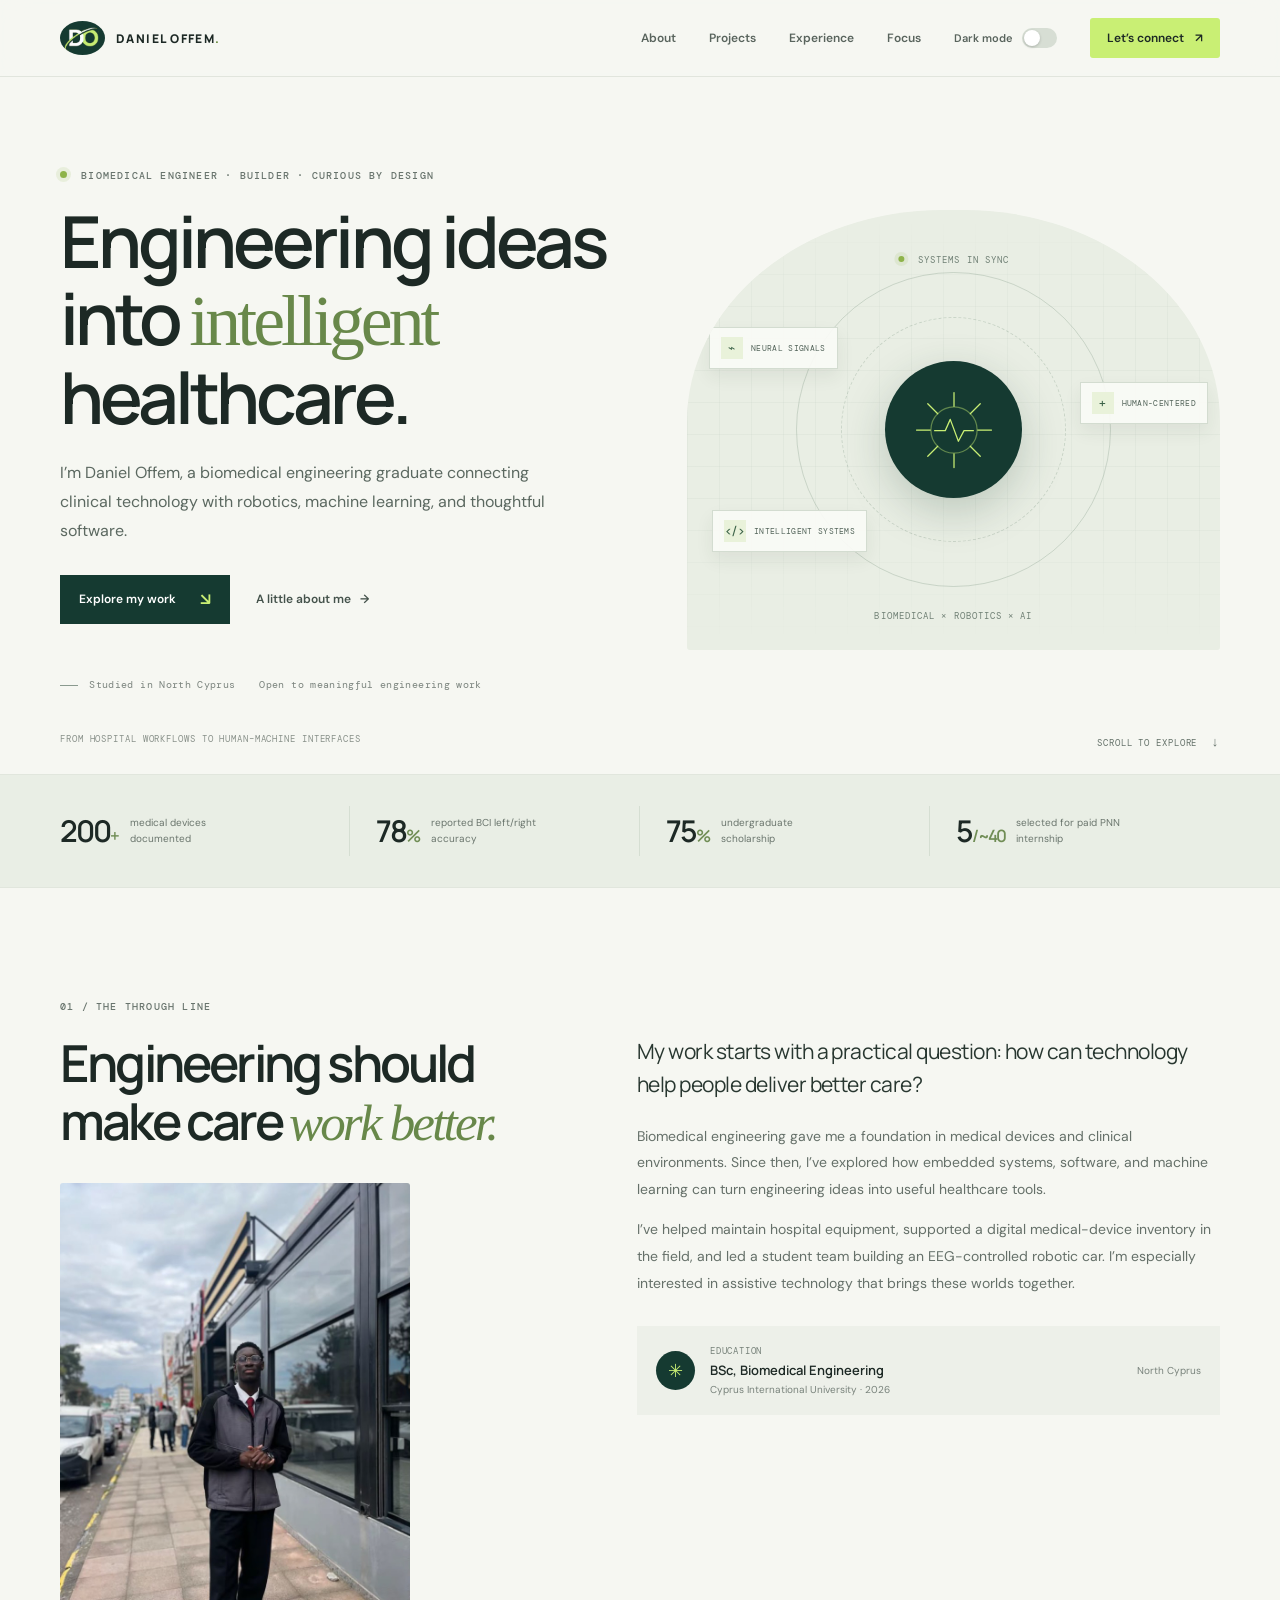
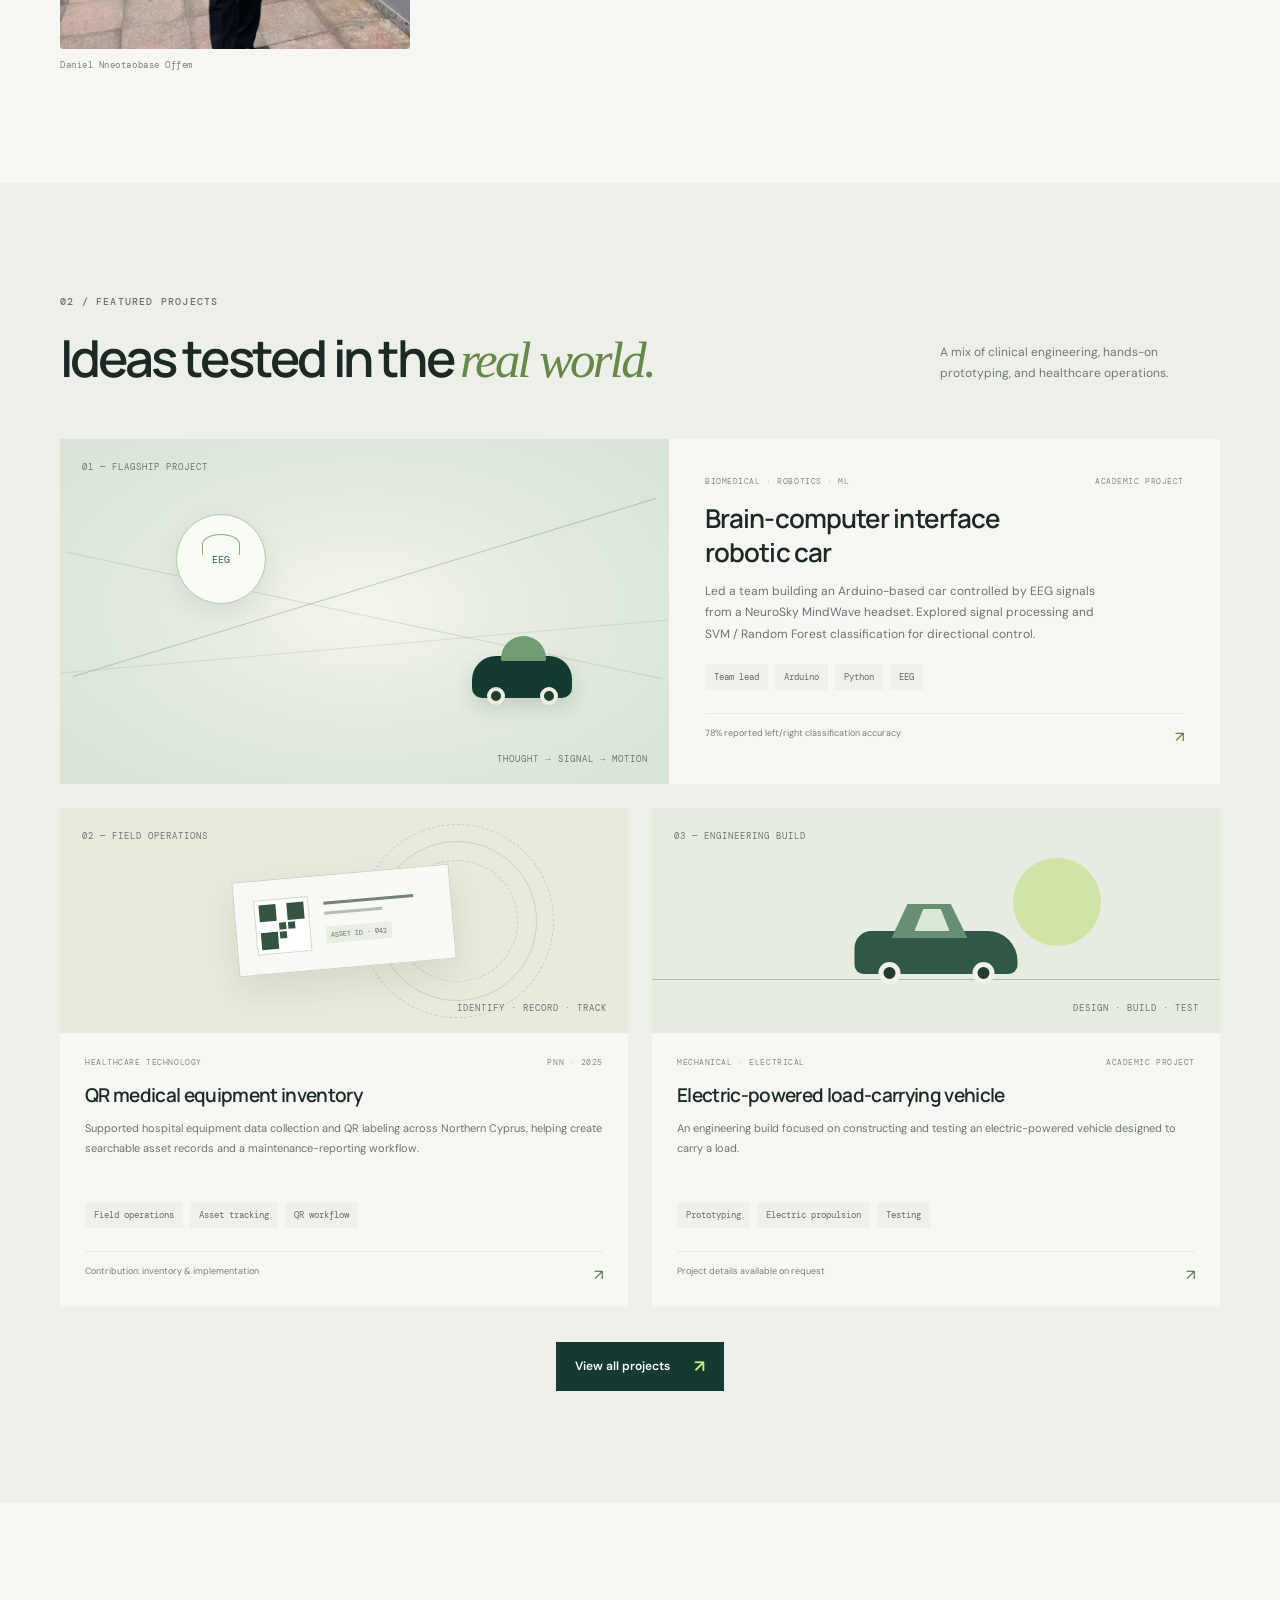
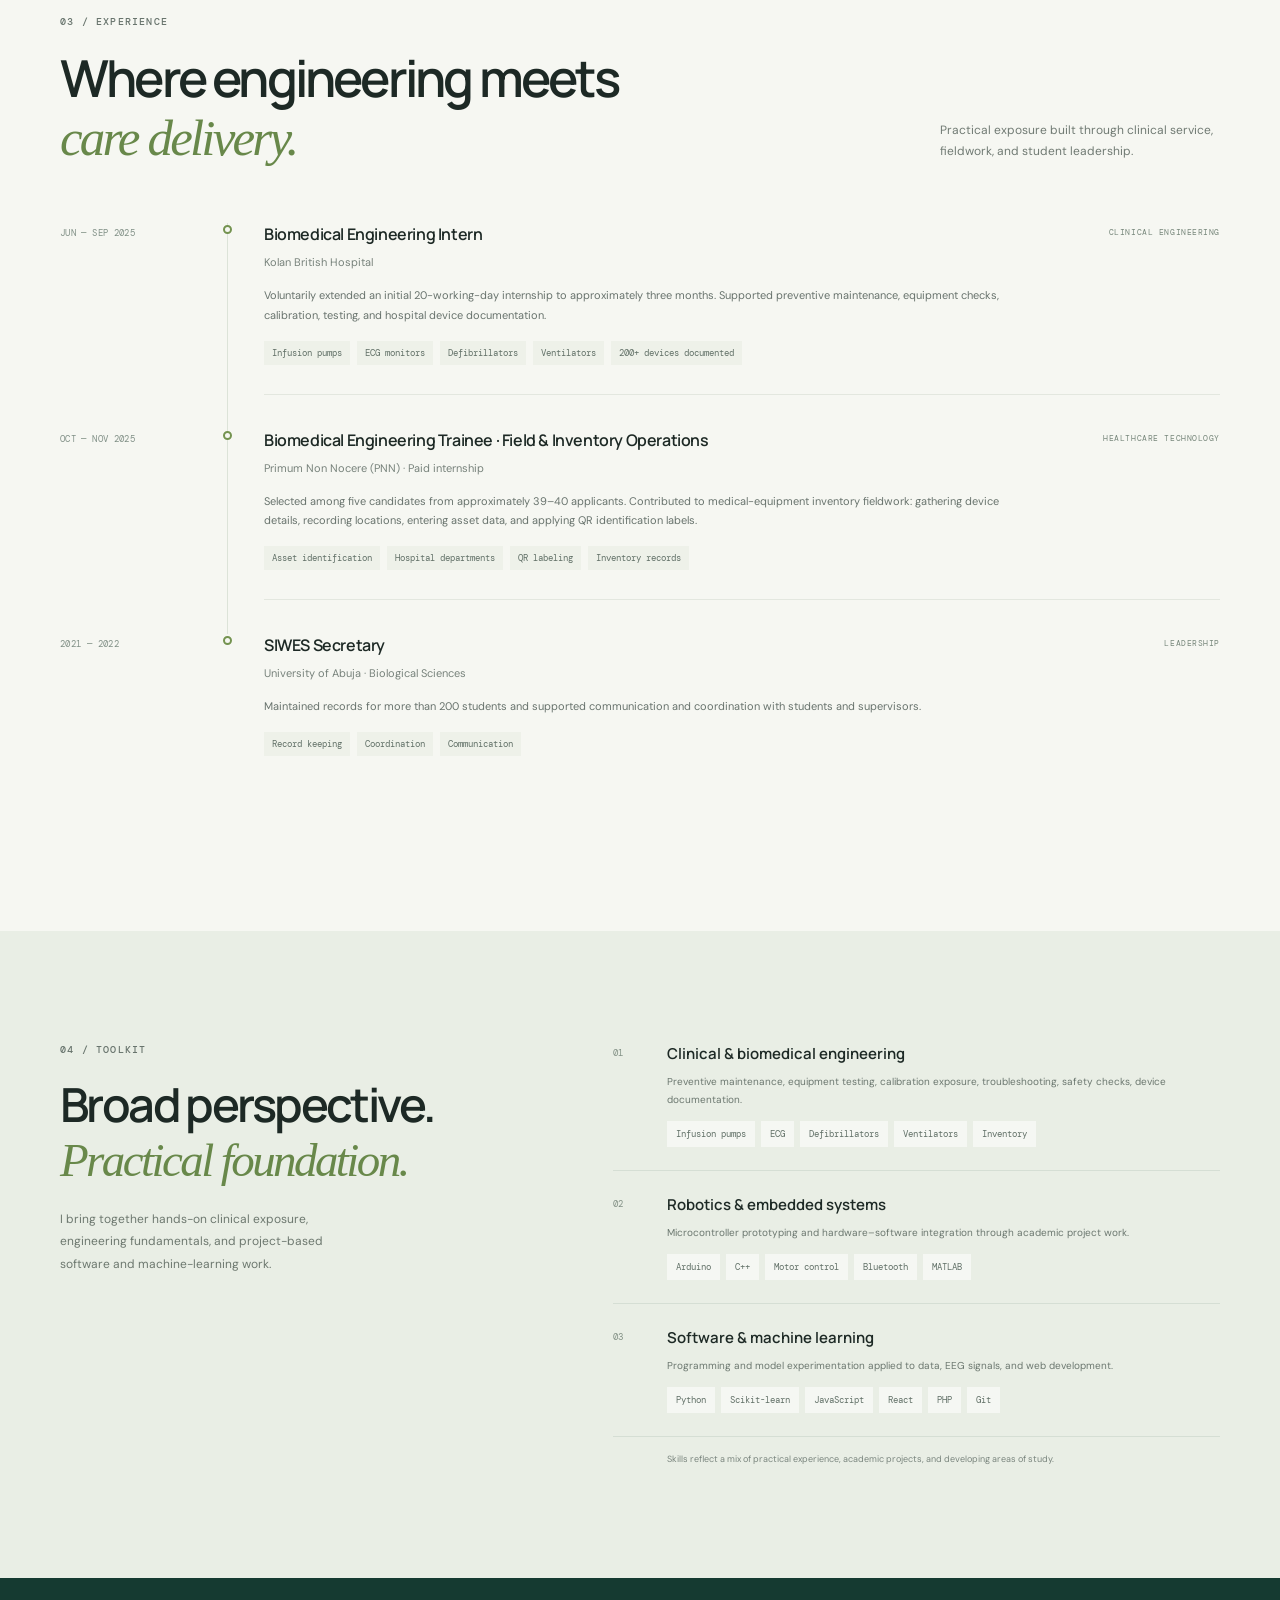
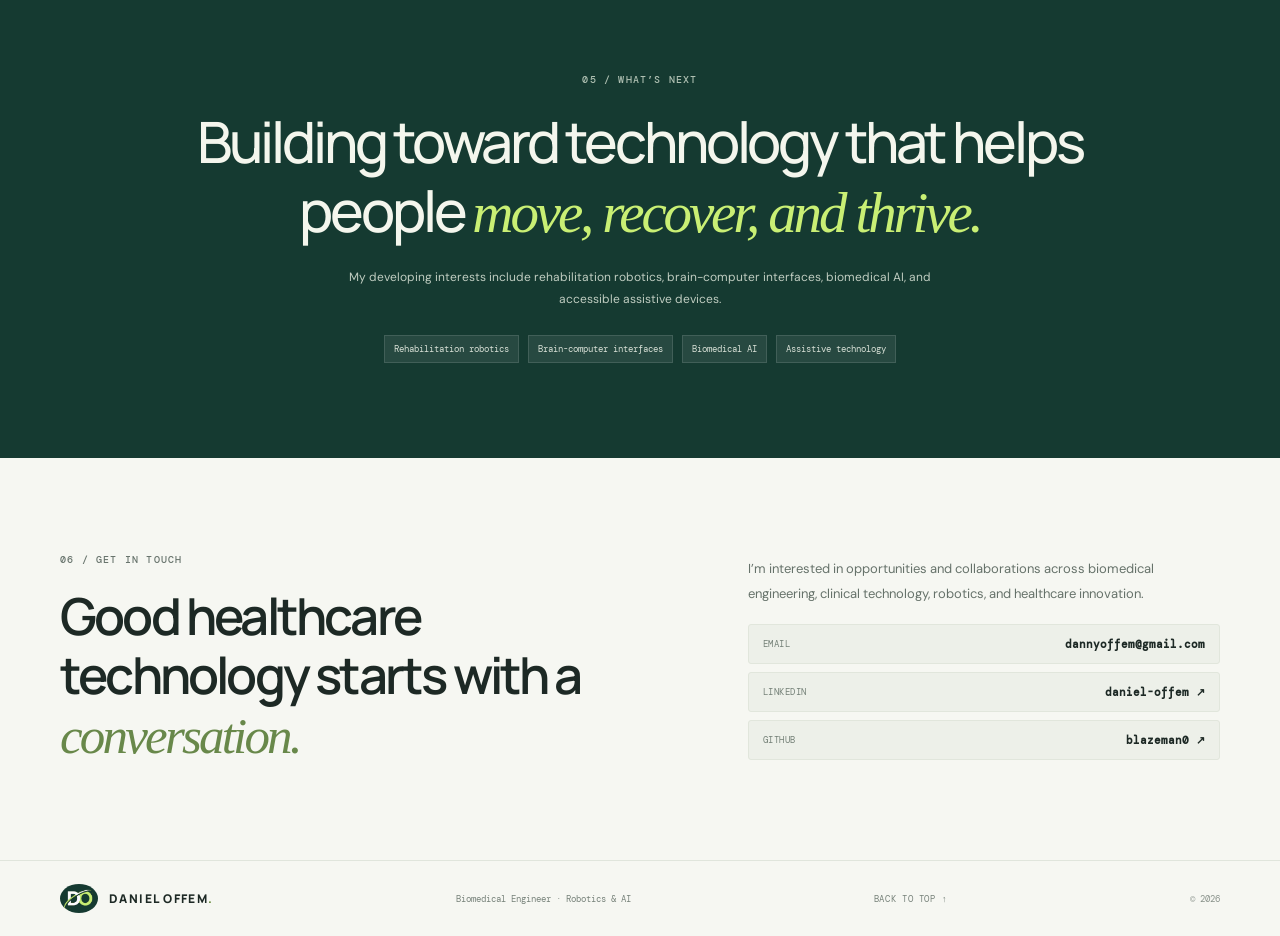
<file: index.html>
<!doctype html>
<html lang="en">
  <head>
    <meta charset="utf-8" />
    <meta name="viewport" content="width=device-width, initial-scale=1" />
    <meta
      name="description"
      content="Daniel Nneotaobase Offem is a biomedical engineering graduate working at the intersection of clinical technology, robotics, and AI."
    />
    <meta name="theme-color" content="#f6f7f2" />
    <title>Daniel Offem — Biomedical Engineer &amp; Emerging Technologist</title>
    <link rel="preconnect" href="https://fonts.googleapis.com" />
    <link rel="preconnect" href="https://fonts.gstatic.com" crossorigin />
    <link
      href="https://fonts.googleapis.com/css2?family=DM+Mono:wght@400;500&family=DM+Sans:wght@400;500;600;700&family=Manrope:wght@400;500;600;700;800&display=swap"
      rel="stylesheet"
    />
    <link rel="stylesheet" href="styles.css" />
    <script src="script.js" defer></script>
  </head>
  <body>
    <a class="skip-link" href="#main">Skip to content</a>
    <header class="site-header">
      <nav class="nav container" aria-label="Main navigation">
        <a class="brand" href="index.html#home" aria-label="Daniel Offem, home">
          <img class="brand-mark" src="images/do-logo.png" alt="DO" />
          <span>DANIEL OFFEM<span class="brand-dot">.</span></span>
        </a>
        <button class="menu-toggle" type="button" aria-expanded="false" aria-controls="nav-links">
          <span class="sr-only">Toggle navigation</span>
          <span></span><span></span>
        </button>
        <div class="nav-links" id="nav-links">
          <a href="index.html#about">About</a>
          <a href="projects.html">Projects</a>
          <a href="index.html#experience">Experience</a>
          <a href="index.html#focus">Focus</a>
          <button class="theme-toggle" type="button" role="switch" aria-checked="false" aria-label="Dark mode">
            <span class="theme-toggle-label">Dark mode</span>
            <span class="theme-toggle-track" aria-hidden="true"><span></span></span>
          </button>
          <a class="nav-cta" href="index.html#contact">Let’s connect <span aria-hidden="true">↗</span></a>
        </div>
      </nav>
    </header>

    <main id="main">
      <section class="hero section" id="home">
        <div class="container hero-grid">
          <div class="hero-copy">
            <p class="eyebrow"><span class="status-dot"></span> BIOMEDICAL ENGINEER · BUILDER · CURIOUS BY DESIGN</p>
            <h1>Engineering ideas into <span>intelligent</span> healthcare.</h1>
            <p class="hero-lede">
              I’m Daniel Offem, a biomedical engineering graduate connecting clinical
              technology with robotics, machine learning, and thoughtful software.
            </p>
            <div class="hero-actions">
              <a class="button button-dark" href="projects.html">Explore my work <span aria-hidden="true">↘</span></a>
              <a class="text-link" href="#about">A little about me <span aria-hidden="true">→</span></a>
            </div>
            <div class="hero-meta">
              <span><span class="meta-line"></span> Studied in North Cyprus</span>
              <span>Open to meaningful engineering work</span>
            </div>
          </div>

          <div class="hero-visual" aria-label="Abstract illustration of biomedical engineering and connected systems" role="img">
            <div class="visual-orbit orbit-one"></div>
            <div class="visual-orbit orbit-two"></div>
            <div class="visual-grid"></div>
            <div class="visual-label label-top"><span class="pulse"></span> SYSTEMS IN SYNC</div>
            <div class="visual-center">
              <svg viewBox="0 0 160 160" aria-hidden="true">
                <path d="M80 20v22m0 76v22M20 80h22m76 0h22M38 38l16 16m52 52 16 16m0-84-16 16m-52 52-16 16" />
                <circle cx="80" cy="80" r="37" />
                <path d="M49 81h17l8-18 13 35 9-17h15" />
              </svg>
            </div>
            <div class="visual-node node-bci"><span class="node-icon">⌁</span><span>NEURAL SIGNALS</span></div>
            <div class="visual-node node-care"><span class="node-icon">+</span><span>HUMAN-CENTERED</span></div>
            <div class="visual-node node-code"><span class="node-icon">&lt;/&gt;</span><span>INTELLIGENT SYSTEMS</span></div>
            <div class="visual-label label-bottom">BIOMEDICAL × ROBOTICS × AI</div>
          </div>
        </div>
        <div class="container hero-bottom">
          <span>FROM HOSPITAL WORKFLOWS TO HUMAN–MACHINE INTERFACES</span>
          <a href="#about" aria-label="Scroll to about section">SCROLL TO EXPLORE <span aria-hidden="true">↓</span></a>
        </div>
      </section>

      <section class="proof-strip" aria-label="Selected highlights">
        <div class="container proof-grid">
          <div class="proof-item"><strong>200<span>+</span></strong><span>medical devices documented</span></div>
          <div class="proof-item"><strong>78<span>%</span></strong><span>reported BCI left/right accuracy</span></div>
          <div class="proof-item"><strong>75<span>%</span></strong><span>undergraduate scholarship</span></div>
          <div class="proof-item"><strong>5<span>/ ~40</span></strong><span>selected for paid PNN internship</span></div>
        </div>
      </section>

      <section class="section about-section" id="about">
        <div class="container two-column">
          <div class="section-intro">
            <p class="eyebrow">01 / THE THROUGH LINE</p>
            <h2>Engineering should make care <em>work better.</em></h2>
            <figure class="about-portrait">
              <img
                src="images/daniel-offem.jpg"
                alt="Daniel Offem standing on a city sidewalk."
                width="768"
                height="1024"
              />
              <figcaption>Daniel Nneotaobase Offem</figcaption>
            </figure>
          </div>
          <div class="about-copy">
            <p class="large-copy">
              My work starts with a practical question: how can technology help people
              deliver better care?
            </p>
            <p>
              Biomedical engineering gave me a foundation in medical devices and clinical
              environments. Since then, I’ve explored how embedded systems, software, and
              machine learning can turn engineering ideas into useful healthcare tools.
            </p>
            <p>
              I’ve helped maintain hospital equipment, supported a digital medical-device
              inventory in the field, and led a student team building an EEG-controlled
              robotic car. I’m especially interested in assistive technology that brings
              these worlds together.
            </p>
            <div class="education-card">
              <div class="education-icon" aria-hidden="true">✳</div>
              <div>
                <span class="card-kicker">EDUCATION</span>
                <strong>BSc, Biomedical Engineering</strong>
                <span>Cyprus International University · 2026</span>
              </div>
              <span class="education-location">North Cyprus</span>
            </div>
          </div>
        </div>
      </section>

      <section class="section work-section" id="work">
        <div class="container">
          <div class="section-heading">
            <div>
              <p class="eyebrow">02 / FEATURED PROJECTS</p>
              <h2>Ideas tested in the <em>real world.</em></h2>
            </div>
            <p class="section-note">A mix of clinical engineering, hands-on prototyping, and healthcare operations.</p>
          </div>
          <div class="project-grid">
            <article class="project-card project-featured">
              <div class="project-art bci-art">
                <span class="art-index">01 — FLAGSHIP PROJECT</span>
                <div class="signal-line signal-a"></div>
                <div class="signal-line signal-b"></div>
                <div class="signal-line signal-c"></div>
                <div class="bci-device"><span>EEG</span><i></i></div>
                <div class="bci-car"><span></span><span></span></div>
                <span class="art-caption">THOUGHT → SIGNAL → MOTION</span>
              </div>
              <div class="project-content">
                <div class="project-meta"><span>BIOMEDICAL · ROBOTICS · ML</span><span>ACADEMIC PROJECT</span></div>
                <h3>Brain-computer interface robotic car</h3>
                <p>
                  Led a team building an Arduino-based car controlled by EEG signals
                  from a NeuroSky MindWave headset. Explored signal processing and
                  SVM / Random Forest classification for directional control.
                </p>
                <div class="project-tags"><span>Team lead</span><span>Arduino</span><span>Python</span><span>EEG</span></div>
                <a class="project-foot" href="projects.html#bci-project" aria-label="Read the BCI robotic car project details"><span>78% reported left/right classification accuracy</span><span aria-hidden="true">↗</span></a>
              </div>
            </article>

            <article class="project-card">
              <div class="project-art inventory-art">
                <span class="art-index">02 — FIELD OPERATIONS</span>
                <div class="inventory-device">
                  <div class="qr-code" aria-hidden="true"><i></i><i></i><i></i><b></b></div>
                  <div><span class="device-line"></span><span class="device-line short"></span><span class="device-pill">ASSET ID · 042</span></div>
                </div>
                <div class="scan-ring"></div>
                <span class="art-caption">IDENTIFY · RECORD · TRACK</span>
              </div>
              <div class="project-content">
                <div class="project-meta"><span>HEALTHCARE TECHNOLOGY</span><span>PNN · 2025</span></div>
                <h3>QR medical equipment inventory</h3>
                <p>
                  Supported hospital equipment data collection and QR labeling across
                  Northern Cyprus, helping create searchable asset records and a
                  maintenance-reporting workflow.
                </p>
                <div class="project-tags"><span>Field operations</span><span>Asset tracking</span><span>QR workflow</span></div>
                <a class="project-foot" href="projects.html#inventory-project" aria-label="Read the QR medical equipment inventory project details"><span>Contribution: inventory &amp; implementation</span><span aria-hidden="true">↗</span></a>
              </div>
            </article>

            <article class="project-card">
              <div class="project-art vehicle-art">
                <span class="art-index">03 — ENGINEERING BUILD</span>
                <div class="vehicle-sun"></div>
                <div class="vehicle-track"></div>
                <div class="vehicle">
                  <span class="vehicle-cabin"></span><span class="wheel wheel-one"></span><span class="wheel wheel-two"></span>
                </div>
                <span class="art-caption">DESIGN · BUILD · TEST</span>
              </div>
              <div class="project-content">
                <div class="project-meta"><span>MECHANICAL · ELECTRICAL</span><span>ACADEMIC PROJECT</span></div>
                <h3>Electric-powered load-carrying vehicle</h3>
                <p>
                  An engineering build focused on constructing and testing an
                  electric-powered vehicle designed to carry a load.
                </p>
                <div class="project-tags"><span>Prototyping</span><span>Electric propulsion</span><span>Testing</span></div>
                <a class="project-foot" href="projects.html#vehicle-project" aria-label="Read the electric vehicle project details"><span>Project details available on request</span><span aria-hidden="true">↗</span></a>
              </div>
            </article>
          </div>
          <div class="all-projects-link">
            <a class="button button-dark" href="projects.html">View all projects <span aria-hidden="true">↗</span></a>
          </div>
        </div>
      </section>

      <section class="section experience-section" id="experience">
        <div class="container">
          <div class="section-heading">
            <div>
              <p class="eyebrow">03 / EXPERIENCE</p>
              <h2>Where engineering meets <em>care delivery.</em></h2>
            </div>
            <p class="section-note">Practical exposure built through clinical service, fieldwork, and student leadership.</p>
          </div>
          <div class="timeline">
            <article class="timeline-item">
              <div class="timeline-date">JUN — SEP 2025</div>
              <div class="timeline-marker"><span></span></div>
              <div class="timeline-body">
                <div class="timeline-title"><div><h3>Biomedical Engineering Intern</h3><span>Kolan British Hospital</span></div><span class="timeline-type">CLINICAL ENGINEERING</span></div>
                <p>Voluntarily extended an initial 20-working-day internship to approximately three months. Supported preventive maintenance, equipment checks, calibration, testing, and hospital device documentation.</p>
                <div class="experience-chips"><span>Infusion pumps</span><span>ECG monitors</span><span>Defibrillators</span><span>Ventilators</span><span>200+ devices documented</span></div>
              </div>
            </article>
            <article class="timeline-item">
              <div class="timeline-date">OCT — NOV 2025</div>
              <div class="timeline-marker"><span></span></div>
              <div class="timeline-body">
                <div class="timeline-title"><div><h3>Biomedical Engineering Trainee · Field &amp; Inventory Operations</h3><span>Primum Non Nocere (PNN) · Paid internship</span></div><span class="timeline-type">HEALTHCARE TECHNOLOGY</span></div>
                <p>Selected among five candidates from approximately 39–40 applicants. Contributed to medical-equipment inventory fieldwork: gathering device details, recording locations, entering asset data, and applying QR identification labels.</p>
                <div class="experience-chips"><span>Asset identification</span><span>Hospital departments</span><span>QR labeling</span><span>Inventory records</span></div>
              </div>
            </article>
            <article class="timeline-item">
              <div class="timeline-date">2021 — 2022</div>
              <div class="timeline-marker"><span></span></div>
              <div class="timeline-body">
                <div class="timeline-title"><div><h3>SIWES Secretary</h3><span>University of Abuja · Biological Sciences</span></div><span class="timeline-type">LEADERSHIP</span></div>
                <p>Maintained records for more than 200 students and supported communication and coordination with students and supervisors.</p>
                <div class="experience-chips"><span>Record keeping</span><span>Coordination</span><span>Communication</span></div>
              </div>
            </article>
          </div>
        </div>
      </section>

      <section class="section capabilities-section">
        <div class="container capability-grid">
          <div>
            <p class="eyebrow">04 / TOOLKIT</p>
            <h2>Broad perspective.<br /><em>Practical foundation.</em></h2>
            <p class="capability-intro">I bring together hands-on clinical exposure, engineering fundamentals, and project-based software and machine-learning work.</p>
          </div>
          <div class="capability-list">
            <article class="capability">
              <span class="capability-number">01</span>
              <div><h3>Clinical &amp; biomedical engineering</h3><p>Preventive maintenance, equipment testing, calibration exposure, troubleshooting, safety checks, device documentation.</p><div class="skill-tags"><span>Infusion pumps</span><span>ECG</span><span>Defibrillators</span><span>Ventilators</span><span>Inventory</span></div></div>
            </article>
            <article class="capability">
              <span class="capability-number">02</span>
              <div><h3>Robotics &amp; embedded systems</h3><p>Microcontroller prototyping and hardware–software integration through academic project work.</p><div class="skill-tags"><span>Arduino</span><span>C++</span><span>Motor control</span><span>Bluetooth</span><span>MATLAB</span></div></div>
            </article>
            <article class="capability">
              <span class="capability-number">03</span>
              <div><h3>Software &amp; machine learning</h3><p>Programming and model experimentation applied to data, EEG signals, and web development.</p><div class="skill-tags"><span>Python</span><span>Scikit-learn</span><span>JavaScript</span><span>React</span><span>PHP</span><span>Git</span></div></div>
            </article>
            <p class="capability-note">Skills reflect a mix of practical experience, academic projects, and developing areas of study.</p>
          </div>
        </div>
      </section>

      <section class="focus-section" id="focus">
        <div class="container focus-inner">
          <p class="eyebrow">05 / WHAT’S NEXT</p>
          <h2>Building toward technology that helps people <em>move, recover, and thrive.</em></h2>
          <p>My developing interests include rehabilitation robotics, brain-computer interfaces, biomedical AI, and accessible assistive devices.</p>
          <div class="focus-tags"><span>Rehabilitation robotics</span><span>Brain-computer interfaces</span><span>Biomedical AI</span><span>Assistive technology</span></div>
        </div>
      </section>

      <section class="section contact-section" id="contact">
        <div class="container contact-inner">
          <div>
            <p class="eyebrow">06 / GET IN TOUCH</p>
            <h2>Good healthcare technology starts with a <em>conversation.</em></h2>
          </div>
          <div class="contact-copy">
            <p>I’m interested in opportunities and collaborations across biomedical engineering, clinical technology, robotics, and healthcare innovation.</p>
            <div class="contact-links" aria-label="Professional profiles">
              <a href="mailto:dannyoffem@gmail.com">
                <span>Email</span>
                <strong>dannyoffem@gmail.com</strong>
              </a>
              <a href="https://www.linkedin.com/in/daniel-offem/" target="_blank" rel="noopener noreferrer">
                <span>LinkedIn</span>
                <strong>daniel-offem ↗</strong>
              </a>
              <a href="https://github.com/blazeman0" target="_blank" rel="noopener noreferrer">
                <span>GitHub</span>
                <strong>blazeman0 ↗</strong>
              </a>
            </div>
          </div>
        </div>
      </section>
    </main>

    <footer class="site-footer">
      <div class="container footer-inner">
        <a class="brand footer-brand" href="index.html#home"><img class="brand-mark" src="images/do-logo.png" alt="DO" /><span>DANIEL OFFEM<span class="brand-dot">.</span></span></a>
        <span>Biomedical Engineer · Robotics &amp; AI</span>
        <a href="index.html#home">BACK TO TOP ↑</a>
        <span class="copyright">© <span id="year">2026</span></span>
      </div>
    </footer>
  </body>
</html>
</file>
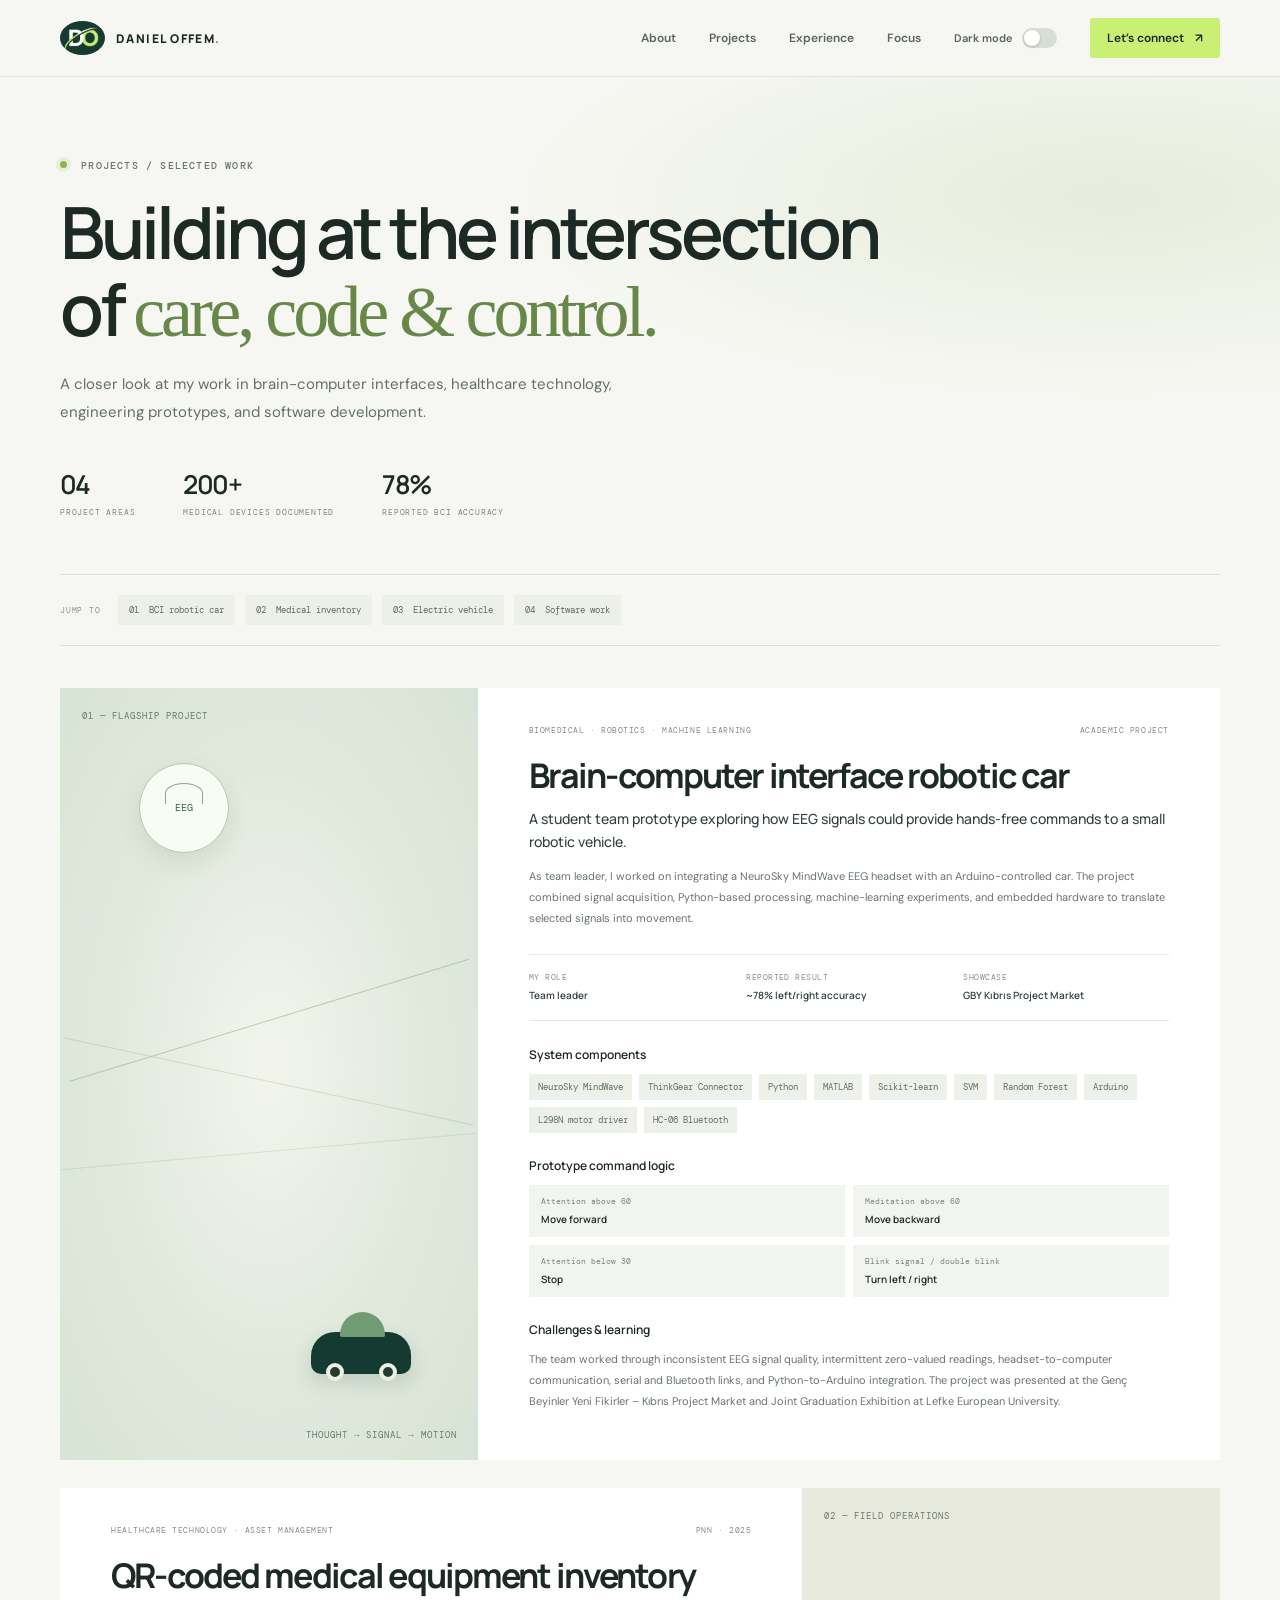
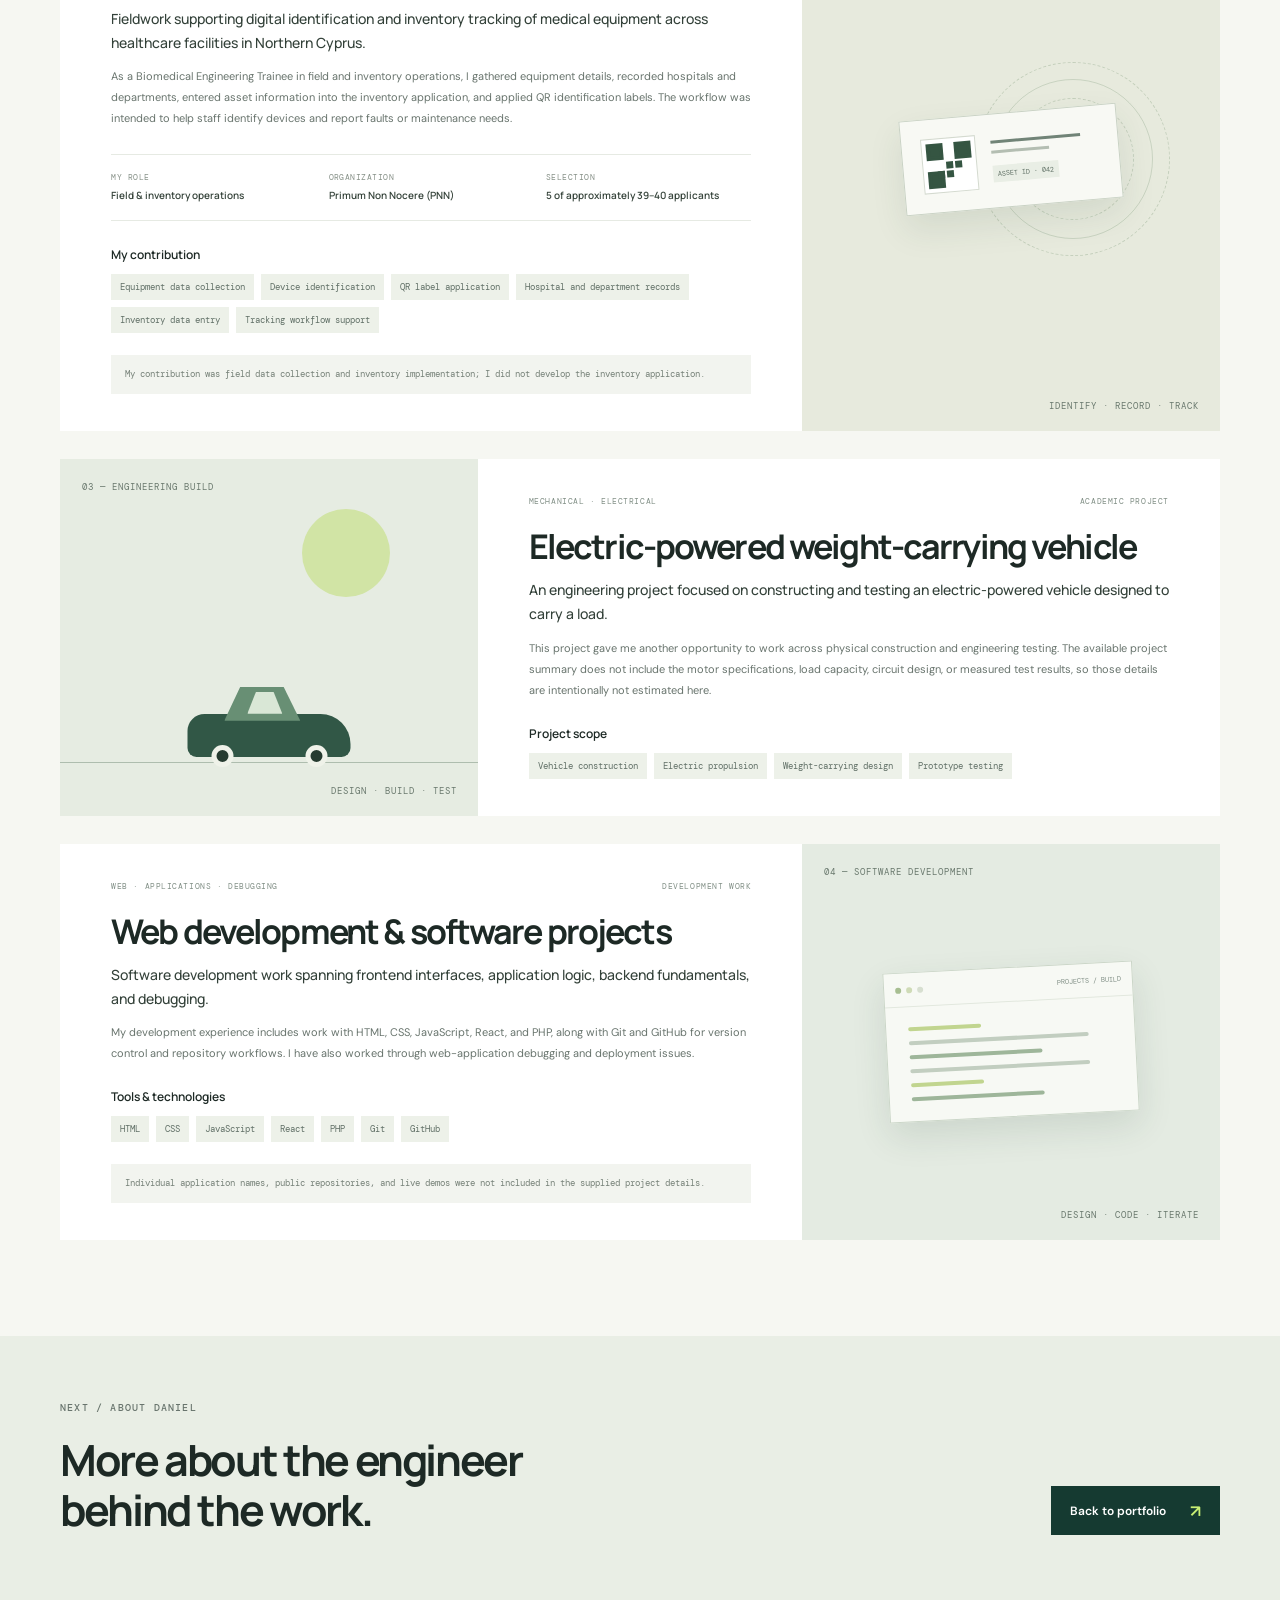
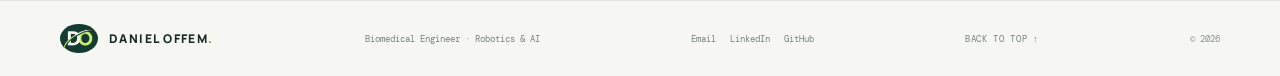
<file: projects.html>
<!doctype html>
<html lang="en">
  <head>
    <meta charset="utf-8" />
    <meta name="viewport" content="width=device-width, initial-scale=1" />
    <meta
      name="description"
      content="Project case studies by Daniel Offem across biomedical engineering, robotics, healthcare technology, and software."
    />
    <meta name="theme-color" content="#f6f7f2" />
    <title>Projects — Daniel Offem</title>
    <link rel="preconnect" href="https://fonts.googleapis.com" />
    <link rel="preconnect" href="https://fonts.gstatic.com" crossorigin />
    <link
      href="https://fonts.googleapis.com/css2?family=DM+Mono:wght@400;500&family=DM+Sans:wght@400;500;600;700&family=Manrope:wght@400;500;600;700;800&display=swap"
      rel="stylesheet"
    />
    <link rel="stylesheet" href="styles.css" />
    <script src="script.js" defer></script>
  </head>
  <body class="projects-page">
    <a class="skip-link" href="#main">Skip to content</a>
    <header class="site-header">
      <nav class="nav container" aria-label="Main navigation">
        <a class="brand" href="index.html#home" aria-label="Daniel Offem, home">
          <img class="brand-mark" src="images/do-logo.png" alt="DO" />
          <span>DANIEL OFFEM<span class="brand-dot">.</span></span>
        </a>
        <button class="menu-toggle" type="button" aria-expanded="false" aria-controls="nav-links">
          <span class="sr-only">Toggle navigation</span>
          <span></span><span></span>
        </button>
        <div class="nav-links" id="nav-links">
          <a href="index.html#about">About</a>
          <a href="projects.html" aria-current="page">Projects</a>
          <a href="index.html#experience">Experience</a>
          <a href="index.html#focus">Focus</a>
          <button class="theme-toggle" type="button" role="switch" aria-checked="false" aria-label="Dark mode">
            <span class="theme-toggle-label">Dark mode</span>
            <span class="theme-toggle-track" aria-hidden="true"><span></span></span>
          </button>
          <a class="nav-cta" href="index.html#contact">Let’s connect <span aria-hidden="true">↗</span></a>
        </div>
      </nav>
    </header>

    <main id="main">
      <section class="projects-hero">
        <div class="container">
          <p class="eyebrow"><span class="status-dot"></span> PROJECTS / SELECTED WORK</p>
          <h1>Building at the intersection of <span>care, code &amp; control.</span></h1>
          <p class="projects-intro">
            A closer look at my work in brain-computer interfaces, healthcare technology,
            engineering prototypes, and software development.
          </p>
          <div class="projects-summary">
            <div><strong>04</strong><span>PROJECT AREAS</span></div>
            <div><strong>200+</strong><span>MEDICAL DEVICES DOCUMENTED</span></div>
            <div><strong>78%</strong><span>REPORTED BCI ACCURACY</span></div>
          </div>
        </div>
      </section>

      <nav class="project-toc container" aria-label="Projects on this page">
        <span>JUMP TO</span>
        <a href="#bci-project">01&nbsp; BCI robotic car</a>
        <a href="#inventory-project">02&nbsp; Medical inventory</a>
        <a href="#vehicle-project">03&nbsp; Electric vehicle</a>
        <a href="#software-project">04&nbsp; Software work</a>
      </nav>

      <section class="project-details-section">
        <div class="container project-detail-list">
          <article class="project-detail" id="bci-project">
            <div class="project-detail-art project-art bci-art">
              <span class="art-index">01 — FLAGSHIP PROJECT</span>
              <div class="signal-line signal-a"></div>
              <div class="signal-line signal-b"></div>
              <div class="signal-line signal-c"></div>
              <div class="bci-device"><span>EEG</span><i></i></div>
              <div class="bci-car"><span></span><span></span></div>
              <span class="art-caption">THOUGHT → SIGNAL → MOTION</span>
            </div>
            <div class="project-detail-content">
              <div class="project-meta"><span>BIOMEDICAL · ROBOTICS · MACHINE LEARNING</span><span>ACADEMIC PROJECT</span></div>
              <h2>Brain-computer interface robotic car</h2>
              <p class="project-lead">
                A student team prototype exploring how EEG signals could provide
                hands-free commands to a small robotic vehicle.
              </p>
              <p>
                As team leader, I worked on integrating a NeuroSky MindWave EEG headset
                with an Arduino-controlled car. The project combined signal acquisition,
                Python-based processing, machine-learning experiments, and embedded
                hardware to translate selected signals into movement.
              </p>
              <div class="project-facts">
                <div><span>MY ROLE</span><strong>Team leader</strong></div>
                <div><span>REPORTED RESULT</span><strong>~78% left/right accuracy</strong></div>
                <div><span>SHOWCASE</span><strong>GBY Kıbrıs Project Market</strong></div>
              </div>
              <div class="project-detail-block">
                <h3>System components</h3>
                <div class="project-tags">
                  <span>NeuroSky MindWave</span><span>ThinkGear Connector</span>
                  <span>Python</span><span>MATLAB</span><span>Scikit-learn</span>
                  <span>SVM</span><span>Random Forest</span><span>Arduino</span>
                  <span>L298N motor driver</span><span>HC-06 Bluetooth</span>
                </div>
              </div>
              <div class="project-detail-block">
                <h3>Prototype command logic</h3>
                <div class="command-grid">
                  <div><span>Attention above 60</span><strong>Move forward</strong></div>
                  <div><span>Meditation above 60</span><strong>Move backward</strong></div>
                  <div><span>Attention below 30</span><strong>Stop</strong></div>
                  <div><span>Blink signal / double blink</span><strong>Turn left / right</strong></div>
                </div>
              </div>
              <div class="project-detail-block">
                <h3>Challenges &amp; learning</h3>
                <p>
                  The team worked through inconsistent EEG signal quality, intermittent
                  zero-valued readings, headset-to-computer communication, serial and
                  Bluetooth links, and Python-to-Arduino integration. The project was
                  presented at the Genç Beyinler Yeni Fikirler – Kıbrıs Project Market
                  and Joint Graduation Exhibition at Lefke European University.
                </p>
              </div>
            </div>
          </article>

          <article class="project-detail" id="inventory-project">
            <div class="project-detail-art project-art inventory-art">
              <span class="art-index">02 — FIELD OPERATIONS</span>
              <div class="inventory-device">
                <div class="qr-code" aria-hidden="true"><i></i><i></i><i></i><b></b></div>
                <div><span class="device-line"></span><span class="device-line short"></span><span class="device-pill">ASSET ID · 042</span></div>
              </div>
              <div class="scan-ring"></div>
              <span class="art-caption">IDENTIFY · RECORD · TRACK</span>
            </div>
            <div class="project-detail-content">
              <div class="project-meta"><span>HEALTHCARE TECHNOLOGY · ASSET MANAGEMENT</span><span>PNN · 2025</span></div>
              <h2>QR-coded medical equipment inventory</h2>
              <p class="project-lead">
                Fieldwork supporting digital identification and inventory tracking of
                medical equipment across healthcare facilities in Northern Cyprus.
              </p>
              <p>
                As a Biomedical Engineering Trainee in field and inventory operations,
                I gathered equipment details, recorded hospitals and departments,
                entered asset information into the inventory application, and applied
                QR identification labels. The workflow was intended to help staff
                identify devices and report faults or maintenance needs.
              </p>
              <div class="project-facts">
                <div><span>MY ROLE</span><strong>Field &amp; inventory operations</strong></div>
                <div><span>ORGANIZATION</span><strong>Primum Non Nocere (PNN)</strong></div>
                <div><span>SELECTION</span><strong>5 of approximately 39–40 applicants</strong></div>
              </div>
              <div class="project-detail-block">
                <h3>My contribution</h3>
                <div class="project-tags">
                  <span>Equipment data collection</span><span>Device identification</span>
                  <span>QR label application</span><span>Hospital and department records</span>
                  <span>Inventory data entry</span><span>Tracking workflow support</span>
                </div>
              </div>
              <p class="project-caveat">
                My contribution was field data collection and inventory implementation;
                I did not develop the inventory application.
              </p>
            </div>
          </article>

          <article class="project-detail" id="vehicle-project">
            <div class="project-detail-art project-art vehicle-art">
              <span class="art-index">03 — ENGINEERING BUILD</span>
              <div class="vehicle-sun"></div>
              <div class="vehicle-track"></div>
              <div class="vehicle">
                <span class="vehicle-cabin"></span><span class="wheel wheel-one"></span><span class="wheel wheel-two"></span>
              </div>
              <span class="art-caption">DESIGN · BUILD · TEST</span>
            </div>
            <div class="project-detail-content">
              <div class="project-meta"><span>MECHANICAL · ELECTRICAL</span><span>ACADEMIC PROJECT</span></div>
              <h2>Electric-powered weight-carrying vehicle</h2>
              <p class="project-lead">
                An engineering project focused on constructing and testing an
                electric-powered vehicle designed to carry a load.
              </p>
              <p>
                This project gave me another opportunity to work across physical
                construction and engineering testing. The available project summary
                does not include the motor specifications, load capacity, circuit
                design, or measured test results, so those details are intentionally
                not estimated here.
              </p>
              <div class="project-detail-block">
                <h3>Project scope</h3>
                <div class="project-tags">
                  <span>Vehicle construction</span><span>Electric propulsion</span>
                  <span>Weight-carrying design</span><span>Prototype testing</span>
                </div>
              </div>
            </div>
          </article>

          <article class="project-detail" id="software-project">
            <div class="project-detail-art project-art software-art">
              <span class="art-index">04 — SOFTWARE DEVELOPMENT</span>
              <div class="code-window">
                <div class="code-window-top"><i></i><i></i><i></i><span>PROJECTS / BUILD</span></div>
                <div class="code-lines" aria-hidden="true">
                  <span class="code-line line-short"></span><span class="code-line line-long"></span>
                  <span class="code-line line-medium"></span><span class="code-line line-long"></span>
                  <span class="code-line line-short"></span><span class="code-line line-medium"></span>
                </div>
              </div>
              <span class="art-caption">DESIGN · CODE · ITERATE</span>
            </div>
            <div class="project-detail-content">
              <div class="project-meta"><span>WEB · APPLICATIONS · DEBUGGING</span><span>DEVELOPMENT WORK</span></div>
              <h2>Web development &amp; software projects</h2>
              <p class="project-lead">
                Software development work spanning frontend interfaces, application
                logic, backend fundamentals, and debugging.
              </p>
              <p>
                My development experience includes work with HTML, CSS, JavaScript,
                React, and PHP, along with Git and GitHub for version control and
                repository workflows. I have also worked through web-application
                debugging and deployment issues.
              </p>
              <div class="project-detail-block">
                <h3>Tools &amp; technologies</h3>
                <div class="project-tags">
                  <span>HTML</span><span>CSS</span><span>JavaScript</span>
                  <span>React</span><span>PHP</span><span>Git</span><span>GitHub</span>
                </div>
              </div>
              <p class="project-caveat">
                Individual application names, public repositories, and live demos were
                not included in the supplied project details.
              </p>
            </div>
          </article>
        </div>
      </section>

      <section class="project-cta">
        <div class="container project-cta-inner">
          <div>
            <p class="eyebrow">NEXT / ABOUT DANIEL</p>
            <h2>More about the engineer behind the work.</h2>
          </div>
          <a class="button button-dark" href="index.html#about">Back to portfolio <span aria-hidden="true">↗</span></a>
        </div>
      </section>
    </main>

    <footer class="site-footer">
      <div class="container footer-inner">
        <a class="brand footer-brand" href="index.html#home"><img class="brand-mark" src="images/do-logo.png" alt="DO" /><span>DANIEL OFFEM<span class="brand-dot">.</span></span></a>
        <span>Biomedical Engineer · Robotics &amp; AI</span>
        <div class="footer-links">
          <a href="mailto:dannyoffem@gmail.com">Email</a>
          <a href="https://www.linkedin.com/in/daniel-offem/" target="_blank" rel="noopener noreferrer">LinkedIn</a>
          <a href="https://github.com/blazeman0" target="_blank" rel="noopener noreferrer">GitHub</a>
        </div>
        <a href="#main">BACK TO TOP ↑</a>
        <span class="copyright">© <span id="year">2026</span></span>
      </div>
    </footer>
  </body>
</html>
</file>
<file: styles.css>
:root {
  color-scheme: light;
  --paper: #f6f7f2;
  --paper-2: #eef0e9;
  --ink: #1d2925;
  --muted: #68736d;
  --line: #dce1d8;
  --green: #c9ef74;
  --deep-green: #153a31;
  --serif: Georgia, "Times New Roman", serif;
  --sans: "DM Sans", "Segoe UI", sans-serif;
  --display: "Manrope", "DM Sans", sans-serif;
}

* { box-sizing: border-box; }
html { scroll-behavior: smooth; scroll-padding-top: 88px; }
body { margin: 0; background: var(--paper); color: var(--ink); font-family: var(--sans); -webkit-font-smoothing: antialiased; }
a { color: inherit; text-decoration: none; }
button { font: inherit; }
.container { width: min(1160px, calc(100% - 64px)); margin: 0 auto; }
.section { padding: 112px 0; }
.sr-only, .skip-link:not(:focus) { position: absolute; width: 1px; height: 1px; padding: 0; margin: -1px; overflow: hidden; clip: rect(0, 0, 0, 0); white-space: nowrap; border: 0; }
.skip-link:focus { position: fixed; top: 12px; left: 12px; z-index: 20; padding: 12px 18px; background: var(--green); color: var(--ink); }
.site-header { position: sticky; top: 0; z-index: 10; background: rgba(246, 247, 242, .91); border-bottom: 1px solid rgba(220, 225, 216, .78); backdrop-filter: blur(14px); }
.nav { height: 76px; display: flex; align-items: center; justify-content: space-between; }
.brand { display: inline-flex; align-items: center; gap: 11px; font: 800 12px var(--display); letter-spacing: .12em; }
.brand-mark { display: block; width: 45px; height: 34px; object-fit: contain; border-radius: 50%; }
.brand-dot { color: #638735; }
.nav-links { display: flex; align-items: center; gap: 33px; color: #59645d; font-size: 12px; font-weight: 600; }
.nav-links > a:not(.nav-cta):hover, .text-link:hover { color: #668b36; }
.nav-cta { padding: 12px 17px; color: var(--ink); background: var(--green); border-radius: 3px; }
.nav-cta span { padding-left: 8px; }
.menu-toggle { display: none; }

.hero { position: relative; min-height: 662px; padding: 92px 0 24px; overflow: hidden; }
.hero-grid { display: grid; grid-template-columns: 1fr .93fr; align-items: center; gap: 54px; }
.eyebrow { margin: 0 0 21px; color: #68746d; font: 500 10px "DM Mono", monospace; letter-spacing: .12em; }
.status-dot, .pulse { display: inline-block; width: 7px; height: 7px; margin-right: 7px; border-radius: 50%; background: #8eb34a; vertical-align: 1px; box-shadow: 0 0 0 4px rgba(142, 179, 74, .13); }
h1, h2, h3, p { margin-top: 0; }
h1, h2 { font-family: var(--display); letter-spacing: -.055em; }
h1 { max-width: 650px; margin-bottom: 23px; font-size: clamp(47px, 5.6vw, 72px); line-height: 1.07; font-weight: 600; }
h1 span, h2 em { color: #68884a; font-family: var(--serif); font-weight: 400; }
.hero-lede { max-width: 505px; margin-bottom: 29px; color: #5b6860; font-size: 16px; line-height: 1.8; }
.hero-actions { display: flex; align-items: center; gap: 26px; }
.button { display: inline-flex; align-items: center; gap: 24px; min-height: 49px; padding: 0 19px; font-size: 12px; font-weight: 600; }
.button-dark { background: var(--deep-green); color: white; }
.button-dark span { color: var(--green); font-size: 17px; }
.text-link { color: #44524b; font-size: 12px; font-weight: 600; }
.text-link span { margin-left: 6px; }
.hero-meta { display: flex; flex-wrap: wrap; gap: 24px; margin-top: 54px; color: #7b847e; font: 10px "DM Mono", monospace; letter-spacing: .035em; }
.meta-line { display: inline-block; width: 18px; margin-right: 5px; border-top: 1px solid #8a9a8f; vertical-align: middle; }
.hero-visual { position: relative; height: 440px; isolation: isolate; display: grid; place-items: center; overflow: hidden; background: #e9eee4; border-radius: 48% 48% 3px 3px; }
.visual-grid { position: absolute; inset: 0; z-index: -1; opacity: .43; background-image: linear-gradient(rgba(36, 73, 58, .08) 1px, transparent 1px), linear-gradient(90deg, rgba(36, 73, 58, .08) 1px, transparent 1px); background-size: 32px 32px; mask-image: linear-gradient(to bottom, transparent, black 25%, black 70%, transparent); }
.visual-orbit { position: absolute; border: 1px solid rgba(70, 108, 81, .2); border-radius: 50%; }
.orbit-one { width: 315px; height: 315px; }
.orbit-two { width: 225px; height: 225px; border-style: dashed; animation: rotate 55s linear infinite; }
.visual-center { z-index: 1; width: 137px; height: 137px; display: grid; place-items: center; background: var(--deep-green); border-radius: 50%; box-shadow: 0 14px 44px rgba(31, 68, 51, .22); }
.visual-center svg { width: 100px; fill: none; stroke: var(--green); stroke-width: 2; stroke-linecap: round; stroke-linejoin: round; }
.visual-center svg circle { stroke: rgba(201, 239, 116, .42); }
.visual-label { position: absolute; color: #708075; font: 9px "DM Mono", monospace; letter-spacing: .12em; }
.label-top { top: 44px; left: 50%; transform: translateX(-50%); white-space: nowrap; }
.label-bottom { bottom: 28px; left: 50%; transform: translateX(-50%); white-space: nowrap; }
.pulse { width: 6px; height: 6px; margin-right: 8px; }
.visual-node { position: absolute; display: flex; align-items: center; gap: 8px; padding: 9px 11px; background: rgba(250, 251, 247, .92); border: 1px solid rgba(205, 215, 203, .85); box-shadow: 0 8px 18px rgba(38, 63, 49, .07); color: #53645a; font: 8px "DM Mono", monospace; letter-spacing: .04em; }
.node-icon { display: grid; place-items: center; min-width: 22px; height: 22px; background: #e9f2da; color: #3c6348; font: 500 12px var(--sans); }
.node-bci { top: 117px; left: 22px; }
.node-care { top: 172px; right: 12px; }
.node-code { bottom: 98px; left: 25px; }
.hero-bottom { display: flex; justify-content: space-between; margin-top: 42px; color: #89918a; font: 9px "DM Mono", monospace; letter-spacing: .1em; }
.hero-bottom a { color: #647169; }
.hero-bottom a span { padding-left: 8px; font-size: 13px; }
@keyframes rotate { to { transform: rotate(360deg); } }

.proof-strip { background: #e9eee5; border-top: 1px solid #e1e6dd; border-bottom: 1px solid #e1e6dd; }
.proof-grid { min-height: 112px; display: grid; grid-template-columns: repeat(4, 1fr); align-items: center; }
.proof-item { display: flex; align-items: center; gap: 12px; min-height: 50px; padding: 0 26px; border-right: 1px solid #d5ded2; }
.proof-item:first-child { padding-left: 0; }
.proof-item:last-child { padding-right: 0; border-right: 0; }
.proof-item strong { white-space: nowrap; font: 600 30px var(--display); letter-spacing: -.07em; }
.proof-item strong span { color: #708d55; font-size: 17px; }
.proof-item > span { max-width: 125px; color: #6a756d; font-size: 10px; line-height: 1.55; }

.two-column { display: grid; grid-template-columns: .9fr 1.1fr; gap: 100px; }
.section-intro h2, .section-heading h2, .capabilities-section h2, .contact-inner h2 { margin: 0; font-size: clamp(36px, 4vw, 51px); line-height: 1.15; font-weight: 600; }
.about-portrait { max-width: 350px; margin: 30px 0 0; }
.about-portrait img { display: block; width: 100%; height: auto; aspect-ratio: 3 / 4; object-fit: cover; object-position: center 42%; border-radius: 3px; }
.about-portrait figcaption { margin-top: 10px; color: #78827b; font: 9px "DM Mono", monospace; letter-spacing: .06em; }
.about-copy { padding-top: 35px; }
.about-copy > p { color: #657069; font-size: 14px; line-height: 1.9; }
.about-copy .large-copy { color: #283730; font: 400 21px/1.6 var(--display); letter-spacing: -.025em; }
.education-card { display: flex; align-items: center; gap: 15px; margin-top: 30px; padding: 19px; background: #edf0e9; }
.education-icon { display: grid; place-items: center; width: 39px; height: 39px; border-radius: 50%; background: var(--deep-green); color: var(--green); font-size: 18px; }
.education-card > div:nth-child(2) { display: grid; gap: 4px; }
.card-kicker { color: #77827a; font: 9px "DM Mono", monospace; letter-spacing: .09em; }
.education-card strong { font: 600 13px var(--display); }
.education-card > div > span:last-child, .education-location { color: #78827b; font-size: 10px; }
.education-location { margin-left: auto; white-space: nowrap; }

.work-section { background: #edf0e9; }
.section-heading { display: flex; justify-content: space-between; align-items: end; gap: 40px; margin-bottom: 49px; }
.section-heading h2 { max-width: 620px; }
.section-note { max-width: 280px; margin: 0 0 5px; color: #707a73; font-size: 12px; line-height: 1.8; }
.project-grid { display: grid; grid-template-columns: repeat(2, 1fr); gap: 24px; align-items: start; }
.project-card { background: var(--paper); }
.project-featured { grid-column: span 2; display: grid; grid-template-columns: 1.05fr .95fr; }
.project-art { position: relative; min-height: 225px; display: flex; overflow: hidden; align-items: center; justify-content: center; background: #dfe8db; }
.project-featured .project-art { min-height: 345px; }
.art-index, .art-caption { position: absolute; z-index: 2; color: #69786d; font: 9px "DM Mono", monospace; letter-spacing: .11em; }
.art-index { top: 22px; left: 22px; }
.art-caption { right: 21px; bottom: 19px; }
.bci-art { background: radial-gradient(ellipse at 50% 49%, #f3f5ed 0, #e1e9dd 53%, #d7e3d6 100%); }
.signal-line { position: absolute; left: 0; right: 0; height: 1px; background: #8bac8d; opacity: .55; transform: rotate(-17deg); }
.signal-a { top: 43%; }.signal-b { top: 51%; transform: rotate(12deg); opacity: .32; }.signal-c { top: 60%; transform: rotate(-5deg); opacity: .25; }
.bci-device { position: absolute; top: 75px; left: 19%; z-index: 1; width: 90px; height: 90px; display: grid; place-items: center; color: #356349; background: #f9fbf5; border: 1px solid #b6c8b3; border-radius: 50%; font: 10px "DM Mono", monospace; box-shadow: 0 10px 24px rgba(42, 75, 53, .1); }
.bci-device i { position: absolute; top: 19px; width: 38px; height: 21px; border: 1px solid #86a987; border-bottom: 0; border-radius: 50% 50% 0 0; }
.bci-car { position: absolute; right: 16%; bottom: 86px; width: 100px; height: 42px; border-radius: 24px 23px 10px 10px; background: var(--deep-green); box-shadow: 0 8px 20px rgba(25, 55, 42, .16); }
.bci-car:before { content: ""; position: absolute; left: 29px; top: -20px; width: 45px; height: 25px; border-radius: 25px 25px 2px 2px; background: #6f9c73; }
.bci-car span { position: absolute; bottom: -7px; left: 15px; width: 18px; height: 18px; border: 4px solid #eaf0e4; background: #243b30; border-radius: 50%; }
.bci-car span + span { left: 68px; }
.inventory-art { background: #e7eadd; }
.inventory-device { z-index: 1; width: 218px; padding: 19px; display: flex; gap: 15px; align-items: center; background: #f8f9f4; border: 1px solid #c9d2c4; box-shadow: 0 15px 34px rgba(42, 71, 48, .1); transform: rotate(-5deg); }
.qr-code { width: 55px; height: 55px; flex: 0 0 auto; display: grid; grid-template-columns: repeat(5, 1fr); grid-template-rows: repeat(5, 1fr); gap: 2px; background: white; padding: 4px; border: 1px solid #d4dacf; }
.qr-code i, .qr-code b { display: block; background: #355542; }
.qr-code i:nth-child(1) { grid-area: 1 / 1 / 3 / 3; outline: 2px solid #355542; outline-offset: -4px; }.qr-code i:nth-child(2) { grid-area: 1 / 4 / 3 / 6; outline: 2px solid #355542; outline-offset: -4px; }.qr-code i:nth-child(3) { grid-area: 4 / 1 / 6 / 3; outline: 2px solid #355542; outline-offset: -4px; }.qr-code b { grid-area: 3 / 3; box-shadow: 9px 0 #355542, 0 9px #355542, -9px 9px #355542; }
.device-line { display: block; width: 90px; margin-bottom: 7px; border-top: 3px solid #718477; }
.device-line.short { width: 58px; border-color: #b4beb2; }
.device-pill { display: inline-block; margin-top: 5px; padding: 4px 5px; background: #e9eee5; color: #637368; font: 7px "DM Mono", monospace; }
.scan-ring { position: absolute; right: 16%; width: 160px; height: 160px; border: 1px solid rgba(93, 128, 90, .22); border-radius: 50%; }
.scan-ring:before, .scan-ring:after { content: ""; position: absolute; inset: 18px; border: 1px dashed rgba(93, 128, 90, .25); border-radius: 50%; }
.scan-ring:after { inset: -18px; }
.vehicle-art { background: #e6ece2; }
.vehicle-sun { position: absolute; top: 50px; right: 21%; width: 88px; height: 88px; border-radius: 50%; background: #d1e4a5; }
.vehicle-track { position: absolute; right: 0; bottom: 53px; left: 0; border-top: 1px solid #aebdae; }
.vehicle { position: absolute; z-index: 1; left: 50%; bottom: 59px; width: 163px; height: 43px; border-radius: 17px 30px 9px 9px; background: #315746; transform: translateX(-50%); }
.vehicle:before { content: ""; position: absolute; left: 37px; top: -27px; width: 76px; height: 34px; background: #688f74; clip-path: polygon(21% 0, 78% 0, 100% 100%, 0 100%); }
.vehicle-cabin { position: absolute; z-index: 1; left: 60px; top: -22px; width: 35px; height: 22px; background: #d9e7d6; clip-path: polygon(25% 0, 75% 0, 100% 100%, 0 100%); }
.wheel { position: absolute; bottom: -10px; left: 24px; width: 22px; height: 22px; border: 5px solid #eff2e9; border-radius: 50%; background: #263b30; }
.wheel-two { left: auto; right: 23px; }
.project-content { padding: 24px 25px 22px; }
.project-featured .project-content { padding: 37px 36px 29px; }
.project-meta { display: flex; justify-content: space-between; gap: 10px; color: #829087; font: 8px "DM Mono", monospace; letter-spacing: .07em; }
.project-content h3 { margin: 16px 0 11px; font: 600 19px/1.3 var(--display); letter-spacing: -.035em; }
.project-featured .project-content h3 { max-width: 370px; font-size: 26px; }
.project-content > p { min-height: 66px; margin-bottom: 17px; color: #69756e; font-size: 11px; line-height: 1.8; }
.project-featured .project-content > p { max-width: 410px; font-size: 12px; }
.project-tags, .experience-chips, .skill-tags, .focus-tags { display: flex; flex-wrap: wrap; gap: 7px; }
.project-tags span, .experience-chips span, .skill-tags span, .focus-tags span { padding: 7px 9px; background: #eef1e9; color: #617067; font: 9px "DM Mono", monospace; }
.project-foot { display: flex; justify-content: space-between; margin-top: 23px; padding-top: 13px; border-top: 1px solid #e5e9e1; color: #728078; font-size: 9px; }
.project-foot span + span { color: #52743e; font-size: 15px; }

.experience-section { background: var(--paper); }
.timeline { margin-top: 55px; }
.timeline-item { display: grid; grid-template-columns: 130px 30px 1fr; gap: 22px; padding-bottom: 34px; }
.timeline-date { padding-top: 4px; color: #819087; font: 9px "DM Mono", monospace; letter-spacing: .04em; }
.timeline-marker { position: relative; display: flex; justify-content: center; }
.timeline-marker:before { position: absolute; top: 0; bottom: -34px; width: 1px; content: ""; background: #dce3d8; }
.timeline-item:last-child .timeline-marker:before { display: none; }
.timeline-marker span { position: relative; z-index: 1; width: 9px; height: 9px; margin-top: 2px; border: 2px solid #749350; border-radius: 50%; background: var(--paper); }
.timeline-body { padding-bottom: 29px; border-bottom: 1px solid #e3e7df; }
.timeline-item:last-child .timeline-body { border: 0; }
.timeline-title { display: flex; justify-content: space-between; align-items: start; gap: 20px; }
.timeline-title h3 { margin: 0 0 5px; font: 600 16px var(--display); letter-spacing: -.025em; }
.timeline-title div > span { color: #77827b; font-size: 11px; }
.timeline-type { padding-top: 4px; color: #77877b; font: 8px "DM Mono", monospace; letter-spacing: .07em; white-space: nowrap; }
.timeline-body > p { max-width: 740px; margin: 15px 0; color: #68736d; font-size: 11px; line-height: 1.8; }
.experience-chips span { padding: 6px 8px; }

.capabilities-section { background: #e9eee5; }
.capability-grid { display: grid; grid-template-columns: .85fr 1.15fr; gap: 105px; }
.capabilities-section h2 { font-size: clamp(34px, 3.8vw, 47px); }
.capability-intro { max-width: 310px; margin-top: 21px; color: #6d786f; font-size: 12px; line-height: 1.85; }
.capability { display: grid; grid-template-columns: 38px 1fr; gap: 16px; padding: 23px 0; border-bottom: 1px solid #d5ded4; }
.capability:first-child { padding-top: 0; }
.capability-number { padding-top: 4px; color: #829085; font: 9px "DM Mono", monospace; }
.capability h3 { margin: 0 0 9px; font: 600 15px var(--display); }
.capability p { max-width: 520px; margin-bottom: 12px; color: #6b776f; font-size: 10px; line-height: 1.8; }
.skill-tags { gap: 6px; }
.skill-tags span { background: rgba(255,255,255,.55); }
.capability-note { margin: 15px 0 0 54px; color: #7a857e; font-size: 9px; line-height: 1.6; }

.focus-section { padding: 95px 0; background: var(--deep-green); color: #f4f6ed; }
.focus-inner { max-width: 920px; text-align: center; }
.focus-section .eyebrow { color: #afc0b2; }
.focus-section h2 { margin: 0 auto 20px; font-size: clamp(37px, 5vw, 57px); line-height: 1.2; font-weight: 500; }
.focus-section h2 em { color: var(--green); }
.focus-section > .container > p:not(.eyebrow) { max-width: 590px; margin: 0 auto 25px; color: #c0cdc1; font-size: 12px; line-height: 1.8; }
.focus-tags { justify-content: center; gap: 9px; }
.focus-tags span { background: rgba(255,255,255,.08); color: #d9e1d7; border: 1px solid rgba(255,255,255,.12); }

.contact-section { padding: 95px 0; }
.contact-inner { display: grid; grid-template-columns: 1.1fr .9fr; gap: 110px; align-items: end; }
.contact-inner h2 { max-width: 610px; }
.contact-copy { padding-bottom: 5px; }
.contact-copy > p:first-child { color: #66726a; font-size: 13px; line-height: 1.9; }
.contact-links { display: grid; gap: 8px; margin-top: 18px; }
.contact-links a { display: flex; align-items: center; justify-content: space-between; gap: 16px; padding: 12px 14px; background: #edf0e9; border: 1px solid #e1e6dc; border-radius: 3px; transition: background .18s ease, border-color .18s ease; }
.contact-links a:hover { background: #e5ebdc; border-color: #cad6c0; }
.contact-links span { color: #748077; font: 9px "DM Mono", monospace; letter-spacing: .06em; text-transform: uppercase; }
.contact-links strong { color: var(--ink); font: 600 11px "DM Mono", monospace; }
.site-footer { padding: 23px 0; border-top: 1px solid #e0e5dc; }
.footer-inner { display: flex; align-items: center; justify-content: space-between; gap: 20px; color: #77827a; font: 9px "DM Mono", monospace; }
.footer-brand { color: var(--ink); font-family: var(--display); }
.footer-brand .brand-mark { width: 38px; height: 29px; }
.footer-links { display: flex; align-items: center; gap: 14px; }
.footer-links a:hover { color: #668b36; }
.footer-inner > a:last-of-type { letter-spacing: .07em; }
.copyright { color: #8a938c; }

@media (max-width: 900px) {
  .container { width: min(100% - 44px, 720px); }
  .section { padding: 85px 0; }
  .hero { padding-top: 72px; }
  .hero-grid { grid-template-columns: 1fr .8fr; gap: 24px; }
  .hero-visual { height: 380px; }
  .visual-node { font-size: 7px; }
  .node-bci { left: 5px; }.node-care { right: 4px; }.node-code { left: 8px; }
  .proof-item { padding: 0 12px; gap: 8px; }
  .proof-item strong { font-size: 25px; }
  .two-column, .capability-grid { gap: 55px; }
  .project-featured { grid-template-columns: 1fr 1fr; }
  .project-featured .project-art { min-height: 360px; }
  .project-featured .project-content { padding: 25px; }
  .contact-inner { gap: 55px; }
}
@media (max-width: 680px) {
  .container { width: calc(100% - 38px); }
  .section { padding: 70px 0; }
  .nav { height: 66px; }
  .menu-toggle { display: grid; gap: 5px; padding: 10px; background: none; border: 0; }
  .menu-toggle span:not(.sr-only) { width: 22px; height: 1px; background: var(--ink); }
  .nav-links { position: absolute; top: 65px; right: 0; left: 0; display: none; align-items: stretch; gap: 0; padding: 8px 20px 17px; background: var(--paper); border-bottom: 1px solid var(--line); }
  .nav-links.is-open { display: flex; flex-direction: column; }
  .nav-links > a { padding: 13px 0; }
  .nav-links .nav-cta { margin-top: 6px; padding: 12px; text-align: center; }
  .hero { min-height: unset; padding: 60px 0 20px; }
  .hero-grid { grid-template-columns: 1fr; gap: 42px; }
  .eyebrow { font-size: 9px; }
  h1 { max-width: 540px; font-size: clamp(43px, 12vw, 61px); }
  .hero-lede { max-width: 470px; font-size: 14px; }
  .hero-meta { gap: 13px; margin-top: 35px; font-size: 9px; }
  .hero-visual { width: 100%; max-width: 420px; height: 360px; justify-self: center; }
  .hero-bottom { gap: 15px; margin-top: 25px; font-size: 7px; }
  .hero-bottom > span { max-width: 240px; line-height: 1.7; }
  .proof-grid { grid-template-columns: 1fr 1fr; padding: 10px 0; }
  .proof-item { min-height: 73px; padding: 8px 11px; border-right: 0; }
  .proof-item:nth-child(odd) { border-right: 1px solid #d5ded2; }
  .proof-item:nth-child(-n+2) { border-bottom: 1px solid #d5ded2; }
  .proof-item:first-child { padding-left: 11px; }
  .proof-item:last-child { padding-right: 11px; }
  .proof-item > span { max-width: 120px; font-size: 9px; }
  .proof-item strong { font-size: 28px; }
  .two-column, .capability-grid, .contact-inner { grid-template-columns: 1fr; gap: 26px; }
  .about-copy { padding-top: 0; }
  .section-intro h2, .section-heading h2, .capabilities-section h2, .contact-inner h2 { font-size: 37px; }
  .education-card { flex-wrap: wrap; }
  .education-location { display: none; }
  .section-heading { display: block; margin-bottom: 32px; }
  .section-note { margin-top: 15px; }
  .project-grid { grid-template-columns: 1fr; gap: 17px; }
  .project-featured { grid-column: auto; display: block; }
  .project-featured .project-art { min-height: 270px; }
  .project-art { min-height: 220px; }
  .project-featured .project-content, .project-content { padding: 22px; }
  .project-featured .project-content h3 { font-size: 22px; }
  .project-content > p { min-height: unset; }
  .timeline { margin-top: 38px; }
  .timeline-item { grid-template-columns: 1fr 20px; gap: 10px; padding-bottom: 22px; }
  .timeline-date { grid-column: 1; grid-row: 1; }
  .timeline-marker { grid-column: 2; grid-row: 1 / span 2; }
  .timeline-body { grid-column: 1; grid-row: 2; padding-bottom: 22px; }
  .timeline-title { display: block; }
  .timeline-type { display: inline-block; margin-top: 10px; }
  .capability-grid { gap: 35px; }
  .capability-note { margin-left: 0; }
  .focus-section { padding: 76px 0; }
  .focus-section h2 { font-size: 39px; }
  .contact-inner { gap: 25px; }
  .contact-links a { align-items: flex-start; flex-direction: column; gap: 5px; }
  .contact-links strong { overflow-wrap: anywhere; }
  .footer-inner { flex-wrap: wrap; justify-content: space-between; }
  .footer-inner > span:nth-child(2) { display: none; }
  .footer-links { order: 3; width: 100%; flex-wrap: wrap; }
}
@media (prefers-reduced-motion: reduce) {
  *, *::before, *::after { scroll-behavior: auto !important; animation-duration: .01ms !important; animation-iteration-count: 1 !important; transition-duration: .01ms !important; }
}

.all-projects-link { display: flex; justify-content: center; margin-top: 35px; }
.project-foot:hover { color: #52743e; }

.projects-hero { padding: 82px 0 57px; background: radial-gradient(ellipse at 87% 24%, #e6eddc 0, transparent 38%), var(--paper); }
.projects-hero h1 { max-width: 860px; margin-bottom: 20px; font-size: clamp(47px, 6vw, 72px); }
.projects-hero h1 span { color: #68884a; font-family: var(--serif); font-weight: 400; }
.projects-intro { max-width: 630px; margin-bottom: 39px; color: #637068; font-size: 15px; line-height: 1.85; }
.projects-summary { display: flex; gap: 48px; }
.projects-summary div { display: grid; gap: 5px; }
.projects-summary strong { font: 600 26px var(--display); letter-spacing: -.06em; }
.projects-summary span { color: #7e8981; font: 8px "DM Mono", monospace; letter-spacing: .1em; }
.project-toc { display: flex; align-items: center; gap: 10px; padding-top: 20px; padding-bottom: 20px; border-top: 1px solid var(--line); border-bottom: 1px solid var(--line); }
.project-toc > span { margin-right: 7px; color: #88938b; font: 8px "DM Mono", monospace; letter-spacing: .1em; }
.project-toc a { padding: 9px 11px; background: #edf0e9; color: #5e6c63; font: 9px "DM Mono", monospace; }
.project-toc a:hover { background: var(--green); color: var(--ink); }
.project-details-section { padding: 42px 0 96px; }
.project-detail-list { display: grid; gap: 28px; }
.project-detail { display: grid; grid-template-columns: .72fr 1.28fr; align-items: stretch; background: #fff; scroll-margin-top: 100px; }
.project-detail:nth-child(even) { grid-template-columns: 1.28fr .72fr; }
.project-detail:nth-child(even) .project-detail-art { order: 2; }
.project-detail-art { min-height: 100%; }
.project-detail-content { padding: 37px clamp(25px, 4vw, 52px); }
.project-detail-content h2 { margin: 20px 0 12px; font-size: clamp(25px, 3vw, 34px); line-height: 1.18; }
.project-detail-content > p { color: #68746d; font-size: 11px; line-height: 1.9; }
.project-detail-content > .project-lead { margin-bottom: 12px; color: #334139; font: 500 14px/1.7 var(--display); }
.project-facts { display: grid; grid-template-columns: repeat(3, 1fr); gap: 12px; margin: 25px 0; padding: 17px 0; border-top: 1px solid #e6eae3; border-bottom: 1px solid #e6eae3; }
.project-facts div { display: grid; align-content: start; gap: 6px; padding-right: 10px; }
.project-facts span { color: #879188; font: 8px "DM Mono", monospace; letter-spacing: .06em; }
.project-facts strong { color: #36443b; font: 600 10px/1.5 var(--display); }
.project-detail-block { margin-top: 24px; }
.project-detail-block h3 { margin-bottom: 11px; font: 600 12px var(--display); }
.project-detail-block > p { color: #68746d; font-size: 11px; line-height: 1.9; }
.project-detail .project-tags span { background: #edf1e9; }
.command-grid { display: grid; grid-template-columns: repeat(2, 1fr); gap: 8px; }
.command-grid div { display: grid; gap: 6px; padding: 11px 12px; background: #f2f4ef; }
.command-grid span { color: #7b867d; font: 8px "DM Mono", monospace; }
.command-grid strong { font: 600 10px var(--display); }
.project-detail-content > .project-caveat { margin: 22px 0 0; padding: 12px 14px; background: #f2f4ef; color: #768178; font: 9px/1.7 "DM Mono", monospace; }
.software-art { background: #e4ebe2; }
.code-window { z-index: 1; width: min(250px, 75%); background: #f7f9f4; border: 1px solid #cbd6c8; box-shadow: 0 14px 35px rgba(37, 69, 48, .12); transform: rotate(-3deg); }
.code-window-top { height: 34px; display: flex; align-items: center; gap: 5px; padding: 0 11px; border-bottom: 1px solid #e2e8de; }
.code-window-top i { width: 6px; height: 6px; border-radius: 50%; background: #a7be91; }
.code-window-top i:nth-child(2) { background: #cfdbb6; }
.code-window-top i:nth-child(3) { background: #d7dfd0; }
.code-window-top span { margin-left: auto; color: #829087; font: 7px "DM Mono", monospace; }
.code-lines { display: grid; gap: 10px; padding: 20px 22px; }
.code-line { display: block; height: 4px; background: #9eb69a; border-radius: 5px; }
.line-short { width: 36%; background: #c1d58f; }
.line-medium { width: 65%; }
.line-long { width: 88%; background: #c2cec0; }
.project-cta { padding: 65px 0; background: #e9eee5; }
.project-cta-inner { display: flex; align-items: end; justify-content: space-between; gap: 35px; }
.project-cta h2 { max-width: 510px; margin: 0; font-size: clamp(29px, 4vw, 43px); line-height: 1.16; }

@media (max-width: 900px) {
  .project-detail, .project-detail:nth-child(even) { grid-template-columns: .75fr 1.25fr; }
  .project-detail:nth-child(even) .project-detail-art { order: 0; }
  .project-detail-content { padding: 29px 24px; }
  .project-facts { grid-template-columns: 1fr; gap: 10px; }
  .project-facts div { padding: 0; }
}
@media (max-width: 680px) {
  .all-projects-link { margin-top: 26px; }
  .projects-hero { padding: 57px 0 43px; }
  .projects-hero h1 { font-size: clamp(42px, 11vw, 58px); }
  .projects-intro { font-size: 13px; }
  .projects-summary { gap: 22px; }
  .projects-summary strong { font-size: 22px; }
  .projects-summary span { max-width: 85px; font-size: 7px; line-height: 1.5; }
  .project-toc { flex-wrap: wrap; gap: 7px; }
  .project-toc > span { width: 100%; }
  .project-toc a { font-size: 8px; }
  .project-details-section { padding: 25px 0 68px; }
  .project-detail, .project-detail:nth-child(even) { grid-template-columns: 1fr; }
  .project-detail:nth-child(even) .project-detail-art { order: 0; }
  .project-detail-art { min-height: 225px; height: 225px; }
  .project-detail-content { padding: 24px 20px; }
  .project-detail-content h2 { font-size: 26px; }
  .project-facts { grid-template-columns: repeat(2, 1fr); }
  .command-grid { grid-template-columns: 1fr 1fr; }
  .project-cta { padding: 52px 0; }
  .project-cta-inner { align-items: start; flex-direction: column; }
}

.theme-toggle { display: inline-flex; align-items: center; gap: 9px; padding: 6px 0; border: 0; background: transparent; color: inherit; font: 600 11px var(--sans); white-space: nowrap; cursor: pointer; }
.theme-toggle-track { width: 35px; height: 20px; display: inline-flex; align-items: center; padding: 2px; border-radius: 999px; background: #d7ded4; transition: background-color .2s ease; }
.theme-toggle-track > span { width: 16px; height: 16px; border-radius: 50%; background: #fff; box-shadow: 0 1px 3px rgba(0,0,0,.2); transition: transform .2s ease; }
.theme-toggle[aria-checked="true"] .theme-toggle-track { background: #809d56; }
.theme-toggle[aria-checked="true"] .theme-toggle-track > span { transform: translateX(15px); }
.theme-toggle:focus-visible { outline: 2px solid #76964e; outline-offset: 4px; border-radius: 3px; }

html[data-theme="dark"] {
  color-scheme: dark;
  --paper: #121914;
  --paper-2: #1d2821;
  --ink: #edf2eb;
  --muted: #a7b3aa;
  --line: #344239;
}
html[data-theme="dark"] body { background: var(--paper); color: var(--ink); }
html[data-theme="dark"] .site-header { background: rgba(18, 25, 20, .94); border-bottom-color: rgba(61, 76, 65, .8); }
html[data-theme="dark"] .nav-links { color: #d0d9d1; }
html[data-theme="dark"] .nav-links > a:not(.nav-cta):hover,
html[data-theme="dark"] .text-link:hover { color: var(--green); }
html[data-theme="dark"] .nav-cta { color: #17231b; }
html[data-theme="dark"] .theme-toggle-track { background: #4a574d; }
html[data-theme="dark"] .theme-toggle[aria-checked="true"] .theme-toggle-track { background: #829e59; }
html[data-theme="dark"] .eyebrow,
html[data-theme="dark"] .hero-meta,
html[data-theme="dark"] .visual-label,
html[data-theme="dark"] .hero-bottom,
html[data-theme="dark"] .hero-bottom a,
html[data-theme="dark"] .section-note,
html[data-theme="dark"] .timeline-date,
html[data-theme="dark"] .timeline-type,
html[data-theme="dark"] .capability-number,
html[data-theme="dark"] .about-portrait figcaption,
html[data-theme="dark"] .copyright { color: #a1afa4; }
html[data-theme="dark"] h1 span,
html[data-theme="dark"] h2 em,
html[data-theme="dark"] .projects-hero h1 span { color: #b7d98a; }
html[data-theme="dark"] .hero-lede,
html[data-theme="dark"] .about-copy > p,
html[data-theme="dark"] .capability-intro,
html[data-theme="dark"] .contact-copy > p:first-child { color: #b3beb5; }
html[data-theme="dark"] .text-link { color: #d3ddd4; }
html[data-theme="dark"] .meta-line { border-color: #839287; }
html[data-theme="dark"] .hero-visual { background: #1e2a22; }
html[data-theme="dark"] .visual-orbit { border-color: rgba(172, 202, 154, .22); }
html[data-theme="dark"] .visual-grid { background-image: linear-gradient(rgba(185, 210, 178, .08) 1px, transparent 1px), linear-gradient(90deg, rgba(185, 210, 178, .08) 1px, transparent 1px); }
html[data-theme="dark"] .visual-node { background: rgba(29, 40, 33, .95); border-color: #46564a; color: #d0dbd1; }
html[data-theme="dark"] .node-icon { background: #344535; color: #d2e8b3; }
html[data-theme="dark"] .proof-strip,
html[data-theme="dark"] .work-section,
html[data-theme="dark"] .capabilities-section,
html[data-theme="dark"] .project-cta { background: #1b251e; border-color: #344239; }
html[data-theme="dark"] .proof-item { border-color: #38463c; }
html[data-theme="dark"] .proof-item > span,
html[data-theme="dark"] .education-card > div > span:last-child,
html[data-theme="dark"] .education-location { color: #acb8ae; }
html[data-theme="dark"] .education-card { background: #202c24; }
html[data-theme="dark"] .card-kicker { color: #a7b4a9; }
html[data-theme="dark"] .project-card,
html[data-theme="dark"] .project-detail { background: #1b251e; }
html[data-theme="dark"] .project-art,
html[data-theme="dark"] .bci-art,
html[data-theme="dark"] .inventory-art,
html[data-theme="dark"] .vehicle-art,
html[data-theme="dark"] .software-art { background: #243229; }
html[data-theme="dark"] .bci-art { background: radial-gradient(ellipse at 50% 49%, #344338 0, #26352b 55%, #202c24 100%); }
html[data-theme="dark"] .art-index,
html[data-theme="dark"] .art-caption { color: #bdcbbf; }
html[data-theme="dark"] .signal-line { background: #a9c29f; }
html[data-theme="dark"] .vehicle-sun { background: #758b56; }
html[data-theme="dark"] .project-content > p,
html[data-theme="dark"] .project-detail-content > p,
html[data-theme="dark"] .project-detail-block > p { color: #b2beb4; }
html[data-theme="dark"] .project-meta,
html[data-theme="dark"] .project-foot { color: #a8b5aa; }
html[data-theme="dark"] .project-foot { border-color: #38463c; }
html[data-theme="dark"] .project-foot span + span { color: #c1e18f; }
html[data-theme="dark"] .project-tags span,
html[data-theme="dark"] .experience-chips span,
html[data-theme="dark"] .skill-tags span { background: #29372d; color: #d0dbd1; }
html[data-theme="dark"] .timeline-marker:before,
html[data-theme="dark"] .timeline-body { border-color: #344239; }
html[data-theme="dark"] .timeline-marker:before { background: #344239; }
html[data-theme="dark"] .timeline-marker span { background: var(--paper); }
html[data-theme="dark"] .capability { border-color: #344239; }
html[data-theme="dark"] .capability p,
html[data-theme="dark"] .capability-note { color: #aab7ad; }
html[data-theme="dark"] .focus-section { background: #0c2118; }
html[data-theme="dark"] .contact-copy .contact-note { background: #202c24; color: #b5c0b6; }
html[data-theme="dark"] .contact-links a { background: #202c24; border-color: #344239; }
html[data-theme="dark"] .contact-links a:hover { background: #29372d; border-color: #526453; }
html[data-theme="dark"] .contact-links strong { color: #e5ebe5; }
html[data-theme="dark"] .contact-links span { color: #b5c0b6; }
html[data-theme="dark"] .site-footer { border-color: #344239; }
html[data-theme="dark"] .footer-inner { color: #a7b3aa; }
html[data-theme="dark"] .projects-hero { background: radial-gradient(ellipse at 87% 24%, #25352a 0, transparent 38%), var(--paper); }
html[data-theme="dark"] .projects-intro { color: #b4c0b6; }
html[data-theme="dark"] .projects-summary span,
html[data-theme="dark"] .project-toc > span { color: #a7b3aa; }
html[data-theme="dark"] .project-toc a { background: #202c24; color: #d0dbd1; }
html[data-theme="dark"] .project-toc a:hover { background: var(--green); color: #17231b; }
html[data-theme="dark"] .project-detail-content > .project-lead { color: #e0e8df; }
html[data-theme="dark"] .project-facts { border-color: #39473d; }
html[data-theme="dark"] .project-facts span { color: #a7b3aa; }
html[data-theme="dark"] .project-facts strong { color: #e1e9e1; }
html[data-theme="dark"] .project-detail .project-tags span { background: #29372d; }
html[data-theme="dark"] .command-grid div,
html[data-theme="dark"] .project-detail-content > .project-caveat { background: #253229; }
html[data-theme="dark"] .command-grid span,
html[data-theme="dark"] .project-detail-content > .project-caveat { color: #b1bdb3; }
html[data-theme="dark"] .code-window { background: #1a251e; border-color: #405144; }
html[data-theme="dark"] .code-window-top { border-color: #35443a; }
html[data-theme="dark"] .code-window-top span { color: #b4c0b6; }
html[data-theme="dark"] .code-line { background: #6d9472; }
html[data-theme="dark"] .line-short { background: #a6c87b; }
html[data-theme="dark"] .line-long { background: #516455; }
html[data-theme="dark"] .project-cta h2 { color: var(--ink); }
html[data-theme="dark"] .skip-link:focus { color: #17231b; }

@media (max-width: 900px) {
  .nav-links { gap: 17px; }
}
@media (max-width: 680px) {
  .nav-links { gap: 0; }
  .nav-links .theme-toggle { padding: 13px 0; }
}
</file>
